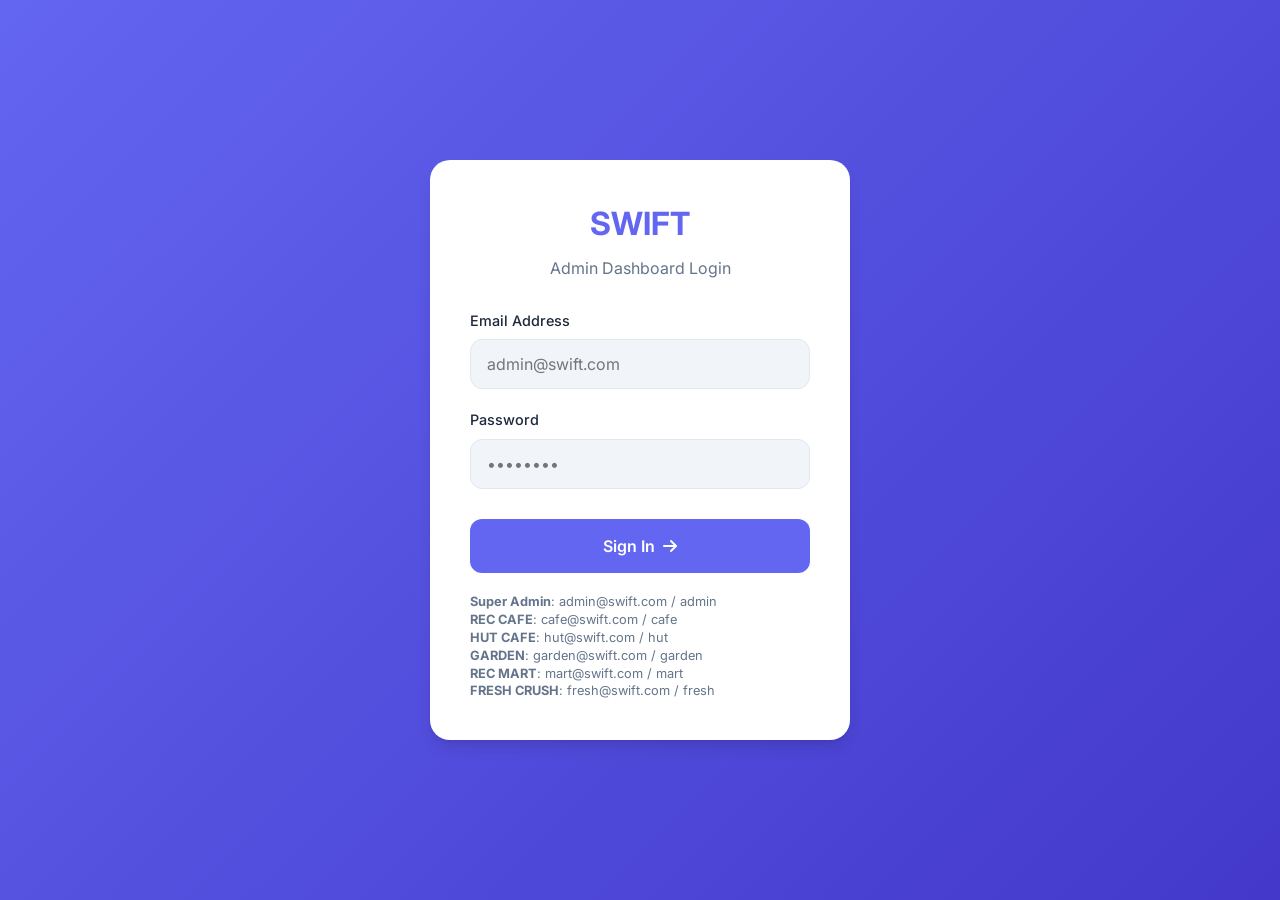
<file: index.html>
<!DOCTYPE html>
<html lang="en">
<head>
    <meta charset="UTF-8">
    <meta name="viewport" content="width=device-width, initial-scale=1.0">
    <title>Login | SWIFT Admin</title>
    <link rel="stylesheet" href="https://cdnjs.cloudflare.com/ajax/libs/font-awesome/6.5.1/css/all.min.css">
    <link rel="stylesheet" href="styles.css">
    <link href="https://fonts.googleapis.com/css2?family=Inter:wght@300;400;500;600;700;800&display=swap" rel="stylesheet">
</head>
<body class="login-page">
    <div class="login-container">
        <div class="login-header">
            <h1>SWIFT</h1>
            <p>Admin Dashboard Login</p>
        </div>
        <form id="login-form">
            <div class="form-group">
                <label for="email">Email Address</label>
                <input type="email" id="email" placeholder="admin@swift.com" required>
            </div>
            <div class="form-group">
                <label for="password">Password</label>
                <input type="password" id="password" placeholder="••••••••" required>
            </div>
            <button type="submit" class="btn btn-primary btn-login">
                Sign In <i class="fa fa-arrow-right"></i>
            </button>
        </form>
        <div class="mt-20">
            <p style="font-size: 0.8rem; color: var(--text-muted); text-align: left; line-height: 1.4;">
                <b>Super Admin</b>: admin@swift.com / admin<br>
                <b>REC CAFE</b>: cafe@swift.com / cafe<br>
                <b>HUT CAFE</b>: hut@swift.com / hut<br>
                <b>GARDEN</b>: garden@swift.com / garden<br>
                <b>REC MART</b>: mart@swift.com / mart<br>
                <b>FRESH CRUSH</b>: fresh@swift.com / fresh
            </p>
        </div>
    </div>

    <script src="script.js"></script>
    <script>
        document.getElementById('login-form').addEventListener('submit', (e) => {
            e.preventDefault();
            const email = document.getElementById('email').value;
            const password = document.getElementById('password').value;
            
            const result = AuthService.login(email, password);
            if (result.success) {
                window.location.href = 'dashboard.html';
            } else {
                alert(result.message);
            }
        });

        // Redirect if already logged in
        if (AuthService.isAuthenticated()) {
            window.location.href = 'dashboard.html';
        }
    </script>
</body>
</html>
</file>
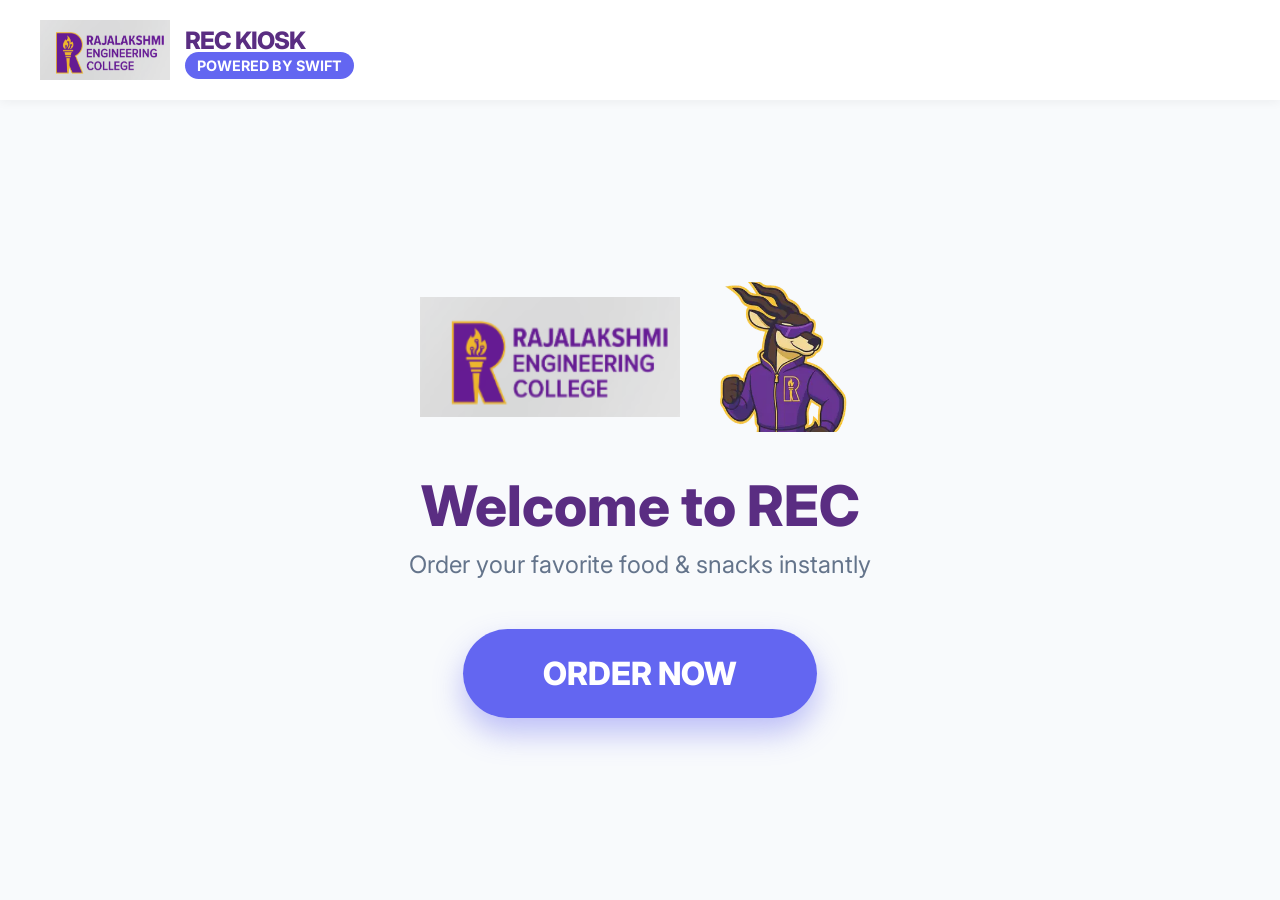
<file: kiosk.html>
<!DOCTYPE html>
<html lang="en">
<head>
    <meta charset="UTF-8">
    <meta name="viewport" content="width=device-width, initial-scale=1.0">
    <title>REC Order Kiosk | SWIFT</title>
    <link rel="stylesheet" href="https://cdnjs.cloudflare.com/ajax/libs/font-awesome/6.5.1/css/all.min.css">
    <link href="https://fonts.googleapis.com/css2?family=Inter:wght@400;500;600;700;800&display=swap" rel="stylesheet">
    <link rel="stylesheet" href="kiosk_style.css">
</head>
<body>
    <div class="kiosk-container">
        <!-- Persistent Header -->
        <header class="kiosk-header">
            <div class="logo-area">
                <img src="college_logo.png" alt="REC Logo" class="rec-logo" id="header-logo">
                <div>
                    <h2 style="font-weight: 800; letter-spacing: -1px; color: #5a2d82;">REC KIOSK</h2>
                    <span class="swift-badge">POWERED BY SWIFT</span>
                </div>
            </div>
            <div id="student-info" class="hidden" style="text-align: right;">
                <div id="student-name" style="font-weight: 700; color: #5a2d82;">Student Name</div>
                <div id="student-balance" style="font-size: 0.9rem; color: var(--text-muted);">Balance: ₹0.00</div>
            </div>
            <div id="cart-summary-top" class="hidden">
                <span id="items-count">0 Items</span> | <b id="total-amount-top">₹0.00</b>
            </div>
        </header>

        <main class="kiosk-main" id="stage-container">
            <!-- Stages will be injected here -->
        </main>

        <!-- Bottom Actions (Cart) -->
        <footer class="checkout-bar" id="checkout-bar">
            <div>
                <p style="color: var(--text-muted); font-size: 0.9rem;">Your Order</p>
                <h2 id="footer-total">₹0.00</h2>
            </div>
            <button class="order-btn" style="padding: 15px 40px; font-size: 1.2rem;" onclick="KioskController.showSummary()">
                Review Order <i class="fa fa-arrow-right"></i>
            </button>
        </footer>
    </div>

    <!-- Scripts -->
    <script src="script.js"></script>
    <script>
        /**
         * Kiosk Controller - Handles Ordering Flow
         */
        const KioskController = {
            stage: 'home',
            cart: [],
            selectedShop: null,
            student: null,
            timer: null,
            timeLeft: 180, // 3 minutes

            init() {
                this.renderHome();
            },

            // --- STAGE RENDERERS ---

            renderHome() {
                this.stage = 'home';
                this.cart = [];
                this.selectedShop = null;
                this.student = null;
                document.getElementById('checkout-bar').style.display = 'none';
                document.getElementById('cart-summary-top').classList.add('hidden');
                document.getElementById('student-info').classList.add('hidden');
                
                const container = document.getElementById('stage-container');
                container.innerHTML = `
                    <div class="stage-home">
                        <div style="display: flex; align-items: center; justify-content: center; gap: 30px; margin-bottom: 40px;">
                            <img src="college_logo.png" alt="Logo" style="height: 120px;">
                            <img src="college_mascot.png" alt="Mascot" style="height: 150px;">
                        </div>
                        <h1 style="font-size: 3.5rem; font-weight: 800; margin-bottom: 10px; color: #5a2d82;">Welcome to REC</h1>
                        <p style="font-size: 1.5rem; color: var(--text-muted); margin-bottom: 50px;">Order your favorite food & snacks instantly</p>
                        <button class="order-btn" onclick="KioskController.renderScanID()">ORDER NOW</button>
                    </div>
                `;
            },

            renderScanID() {
                this.stage = 'scan';
                const container = document.getElementById('stage-container');
                container.innerHTML = `
                    <div class="stage-home">
                        <i class="fa fa-id-card" style="font-size: 5rem; color: #5a2d82; margin-bottom: 30px;"></i>
                        <h2 style="font-size: 2.5rem; margin-bottom: 20px;">Please Scan Your ID</h2>
                        <p style="color: var(--text-muted); margin-bottom: 40px;">Place your student card near the scanner to authenticate</p>
                        
                        <div class="simulation-box" style="background: #f8fafc; padding: 20px; border-radius: 15px; border: 2px dashed #cbd5e1;">
                            <p style="font-size: 0.9rem; color: var(--text-muted); margin-bottom: 15px;">SIMULATION: Enter Student ID (Try S1001)</p>
                            <input type="text" id="sim-id" value="S1001" style="padding: 10px; font-size: 1.2rem; border-radius: 8px; border: 1px solid #ddd; text-align: center; width: 150px;">
                            <br><br>
                            <button class="btn-primary" onclick="KioskController.loginStudent(document.getElementById('sim-id').value)">CONFIRM SCAN</button>
                        </div>
                        <br>
                        <button class="btn-back" style="position: static;" onclick="KioskController.renderHome()">CANCEL</button>
                    </div>
                `;
            },

            loginStudent(studentId) {
                const student = DataService.getById('students', studentId);
                if (!student) {
                    alert('Student not found. Please try again.');
                    return;
                }
                if (student.status !== 'active') {
                    alert('Student account is blocked.');
                    return;
                }
                
                this.student = student;
                document.getElementById('student-info').classList.remove('hidden');
                document.getElementById('student-name').textContent = student.name;
                document.getElementById('student-balance').textContent = `Balance: ₹${student.balance.toFixed(2)}`;
                
                this.renderShops();
            },

            renderShops() {
                this.stage = 'shops';
                const vendors = DataService.getAll('vendors').filter(v => v.status === 'enabled');
                const container = document.getElementById('stage-container');
                
                // Map images to vendors
                const shopImages = {
                    101: 'rec_cafe_image_1773156781463.png',
                    102: 'rec_hut_image_1773156802786.png',
                    103: 'rec_cafe_image_1773156781463.png',
                    104: 'rec_mart_image_1773156628530.png',
                    105: 'rec_cafe_image_1773156781463.png'
                };

                container.innerHTML = `
                    <button class="btn-back" onclick="KioskController.renderScanID()"><i class="fa fa-arrow-left"></i> BACK</button>
                    <h2 style="font-size: 2.5rem; margin-bottom: 30px; text-align: center;">Choose a Shop</h2>
                    <div class="grid-shops" style="padding-bottom: 100px;">
                        ${vendors.map(v => `
                            <div class="card shop-card" onclick="KioskController.renderProducts(${v.id})">
                                <img src="${shopImages[v.id] || 'rec_cafe_image_1773156781463.png'}" alt="${v.name}">
                                <h3>${v.name}</h3>
                                <p style="color: var(--text-muted); margin-top: 5px;">${v.joinDate ? 'Popular Choice' : 'Open Now'}</p>
                            </div>
                        `).join('')}
                    </div>
                `;
            },

            renderProducts(vendorId) {
                this.stage = 'products';
                this.selectedShop = DataService.getById('vendors', vendorId);
                const products = DataService.getAll('products').filter(p => p.vendorId === vendorId && p.active);
                const container = document.getElementById('stage-container');
                
                container.innerHTML = `
                    <button class="btn-back" onclick="KioskController.renderShops()"><i class="fa fa-arrow-left"></i> BACK</button>
                    <div style="text-align: center; margin-bottom: 30px;">
                        <h2 style="font-size: 2.5rem;">${this.selectedShop.name}</h2>
                        <p style="color:var(--text-muted)">Select items to add to your cart</p>
                    </div>
                    <div class="grid-products" style="padding-bottom: 120px;">
                        ${products.map(p => `
                            <div class="card product-card">
                                <div style="height: 180px; overflow: hidden; border-radius: 15px; margin-bottom: 15px;">
                                    <img src="${p.image || 'media__1773155894023.png'}" alt="${p.name}" style="width: 100%; height: 100%; object-fit: cover;">
                                </div>
                                <h3 style="font-size: 1.2rem;">${p.name}</h3>
                                <div class="product-price">₹${p.price.toFixed(2)}</div>
                                <button class="add-btn" id="btn-${p.id}" onclick="KioskController.addToCart('${p.id}')">
                                    ADD TO CART
                                </button>
                            </div>
                        `).join('')}
                    </div>
                `;
                this.updateUI();
            },

            addToCart(prodId) {
                const product = DataService.getById('products', prodId);
                this.cart.push(product);
                
                const btn = document.getElementById(`btn-${prodId}`);
                btn.classList.add('active');
                btn.innerHTML = 'ADDED <i class="fa fa-check"></i>';
                
                this.updateUI();
            },

            updateUI() {
                const total = this.cart.reduce((sum, p) => sum + p.price, 0);
                const checkoutBar = document.getElementById('checkout-bar');
                const cartSummaryTop = document.getElementById('cart-summary-top');
                
                if (this.cart.length > 0) {
                    checkoutBar.style.display = 'flex';
                    cartSummaryTop.classList.remove('hidden');
                    document.getElementById('items-count').textContent = `${this.cart.length} Items`;
                    document.getElementById('total-amount-top').textContent = `₹${total.toFixed(2)}`;
                    document.getElementById('footer-total').textContent = `₹${total.toFixed(2)}`;
                }
            },

            showSummary() {
                this.stage = 'summary';
                const total = this.cart.reduce((sum, p) => sum + p.price, 0);
                const container = document.getElementById('stage-container');
                document.getElementById('checkout-bar').style.display = 'none';

                container.innerHTML = `
                    <button class="btn-back" onclick="KioskController.renderProducts(${this.selectedShop.id})"><i class="fa fa-arrow-left"></i> BACK</button>
                    <div style="max-width: 600px; margin: 0 auto;">
                        <h2 style="font-size: 2.5rem; margin-bottom: 30px; text-align: center;">Order Summary</h2>
                        <div class="card" style="text-align: left; padding: 30px;">
                            ${this.cart.map((p, idx) => `
                                <div style="display: flex; justify-content: space-between; margin-bottom: 15px; border-bottom: 1px solid #f1f5f9; padding-bottom: 10px;">
                                    <span>${p.name}</span>
                                    <b>₹${p.price.toFixed(2)}</b>
                                </div>
                            `).join('')}
                            <div style="display: flex; justify-content: space-between; font-size: 1.5rem; font-weight: 800; margin-top: 20px;">
                                <span>Grand Total</span>
                                <span style="color: var(--primary);">₹${total.toFixed(2)}</span>
                            </div>
                        </div>
                        <button class="order-btn" style="width: 100%; margin-top: 30px;" onclick="KioskController.startPayment()">PROCEED TO PAYMENT</button>
                    </div>
                `;
            },

            startPayment() {
                this.stage = 'payment';
                this.timeLeft = 180;
                const total = this.cart.reduce((sum, p) => sum + p.price, 0);
                const container = document.getElementById('stage-container');
                
                container.innerHTML = `
                    <div class="payment-modal">
                        <i class="fa fa-clock" style="font-size: 3rem; color: var(--danger);"></i>
                        <h2 style="margin-top: 10px;">Complete Payment</h2>
                        <p style="color: var(--text-muted)">Please pay within the next 3 minutes</p>
                        <div class="timer" id="payment-timer">03:00</div>
                        
                        <div style="background: #f1f5f9; padding: 20px; border-radius: 12px; margin: 20px 0; text-align: left;">
                            <div style="display: justify-content: space-between; margin-bottom: 5px;">
                                <span>Paying as: <b>${this.student.name}</b></span>
                            </div>
                            <div style="display: justify-content: space-between;">
                                <span>Payable Amount: <b style="color: var(--primary);">₹${total.toFixed(2)}</b></span>
                            </div>
                        </div>

                        <div class="payment-options">
                            <button class="payment-btn swift" onclick="KioskController.generateBill()">
                                <i class="fa fa-wallet"></i> Pay via SWIFT Wallet
                            </button>
                            <button class="payment-btn" onclick="alert('Please scan the QR on the machine')">
                                <i class="fa fa-qrcode"></i> UPI / Card Scan
                            </button>
                        </div>
                    </div>
                `;

                this.timer = setInterval(() => {
                    this.timeLeft--;
                    const mins = Math.floor(this.timeLeft / 60);
                    const secs = this.timeLeft % 60;
                    document.getElementById('payment-timer').textContent = `${mins.toString().padStart(2, '0')}:${secs.toString().padStart(2, '0')}`;
                    
                    if (this.timeLeft <= 0) {
                        clearInterval(this.timer);
                        alert('Session Expired!');
                        this.renderHome();
                    }
                }, 1000);
            },

            generateBill() {
                const total = this.cart.reduce((sum, p) => sum + p.price, 0);
                
                // Real-time balance check
                if (this.student.balance < total) {
                    alert('Insufficient SWIFT balance! Please top up or use another method.');
                    return;
                }

                clearInterval(this.timer);
                this.stage = 'bill';
                const orderId = 'ORD-' + Math.floor(Math.random() * 1000000);
                const container = document.getElementById('stage-container');
                
                // Deduct from student balance
                const newBalance = this.student.balance - total;
                DataService.update('students', this.student.id, { balance: newBalance });

                // Update Persistence
                this.cart.forEach(p => {
                    const txn = {
                        id: 'TXN-' + Date.now() + Math.floor(Math.random()*100),
                        studentId: this.student.id,
                        vendorId: p.vendorId,
                        amount: p.price,
                        date: new Date().toISOString(),
                        status: 'completed',
                        type: 'purchase',
                        product: p.name,
                        studentName: this.student.name // For easier reporting
                    };
                    DataService.add('transactions', txn);
                    
                    // Update vendor revenue
                    const vendor = DataService.getById('vendors', p.vendorId);
                    DataService.update('vendors', p.vendorId, { revenue: vendor.revenue + p.price });
                });

                container.innerHTML = `
                    <div style="text-align: center; max-width: 500px; margin: 0 auto;">
                        <div style="width: 100px; height: 100px; background: var(--success); color: white; border-radius: 50%; display: flex; align-items: center; justify-content: center; font-size: 3rem; margin: 0 auto 30px;">
                            <i class="fa fa-check"></i>
                        </div>
                        <h1 style="font-size: 2.5rem; margin-bottom: 10px;">Order Successful!</h1>
                        <p style="color: var(--text-muted); margin-bottom: 40px;">Your order has been placed successfully.</p>
                        
                        <div class="card" style="text-align: left; border: 2px dashed #e2e8f0; position: relative;">
                            <div style="text-align: center; border-bottom: 2px dashed #f1f5f9; padding-bottom: 15px; margin-bottom: 15px;">
                                <img src="college_logo.png" style="height: 40px; margin-bottom: 10px;">
                                <h3 style="color: #5a2d82;">${this.selectedShop.name}</h3>
                                <p style="font-size: 0.8rem; color: var(--text-muted);">${orderId}</p>
                            </div>
                            <div style="margin-bottom: 20px; font-size: 0.9rem;">
                                <div>Student: <b>${this.student.name}</b></div>
                                <div>ID: ${this.student.id}</div>
                            </div>
                            ${this.cart.map(p => `
                                <div style="display: flex; justify-content: space-between; margin-bottom: 10px;">
                                    <span>${p.name}</span>
                                    <b>₹${p.price.toFixed(2)}</b>
                                </div>
                            `).join('')}
                            <div style="display: flex; justify-content: space-between; font-size: 1.2rem; font-weight: 800; border-top: 1px solid #f1f5f9; pt-10; margin-top: 10px; padding-top: 10px;">
                                <span>TOTAL</span>
                                <span>₹${total.toFixed(2)}</span>
                            </div>
                            <div style="margin-top: 15px; font-size: 0.8rem; text-align: center; color: var(--text-muted);">
                                Remaining SWIFT Balance: ₹${newBalance.toFixed(2)}
                            </div>
                        </div>

                        <p style="margin-top: 30px; font-size: 0.9rem; color: var(--text-muted);">Please collect your items from the counter</p>
                        <button class="order-btn" style="width: 100%; margin-top: 40px;" onclick="KioskController.renderHome()">DONE</button>
                    </div>
                `;
            }
        };

        // Start Kiosk
        DataService.init();
        KioskController.init();
    </script>
</body>
</html>
</file>
<file: styles.css>
/* 
 * SWIFT Admin Dashboard - Premium Design System
 * Modern, clean, and responsive
 */

:root {
    /* Light Theme (Default) */
    --primary: #6366f1;
    --primary-hover: #4f46e5;
    --secondary: #64748b;
    --accent: #f59e0b;
    --success: #10b981;
    --danger: #ef4444;
    --warning: #f59e0b;
    --info: #3b82f6;

    --bg-main: #f8fafc;
    --bg-card: #ffffff;
    --bg-sidebar: #ffffff;
    --bg-input: #f1f5f9;
    
    --text-main: #1e293b;
    --text-muted: #64748b;
    --text-on-primary: #ffffff;
    
    --border: #e2e8f0;
    --shadow: 0 4px 6px -1px rgb(0 0 0 / 0.1), 0 2px 4px -2px rgb(0 0 0 / 0.1);
    --shadow-lg: 0 10px 15px -3px rgb(0 0 0 / 0.1), 0 4px 6px -4px rgb(0 0 0 / 0.1);
    
    --radius-sm: 8px;
    --radius-md: 12px;
    --radius-lg: 20px;
    --radius-xl: 30px;
    
    --sidebar-width: 260px;
    --navbar-height: 70px;
    --transition: all 0.3s ease;
}

[data-theme="dark"] {
    --bg-main: #0f172a;
    --bg-card: #1e293b;
    --bg-sidebar: #1e293b;
    --bg-input: #334155;
    
    --text-main: #f8fafc;
    --text-muted: #94a3b8;
    
    --border: #334155;
    --shadow: 0 4px 6px -1px rgb(0 0 0 / 0.3);
}

* {
    margin: 0;
    padding: 0;
    box-sizing: border-box;
    font-family: 'Inter', 'Segoe UI', system-ui, -apple-system, sans-serif;
}

body {
    background-color: var(--bg-main);
    color: var(--text-main);
    line-height: 1.5;
    overflow-x: hidden;
    transition: background-color 0.3s ease;
}

a {
    text-decoration: none;
    color: inherit;
}

ul {
    list-style: none;
}

button, input, select {
    font: inherit;
    outline: none;
}

/* --- BUTTONS --- */
.btn {
    display: inline-flex;
    align-items: center;
    justify-content: center;
    gap: 8px;
    padding: 10px 20px;
    border-radius: var(--radius-md);
    font-weight: 600;
    cursor: pointer;
    transition: var(--transition);
    border: 1px solid transparent;
}

.btn-primary {
    background-color: var(--primary);
    color: var(--text-on-primary);
}

.btn-primary:hover {
    background-color: var(--primary-hover);
    transform: translateY(-1px);
}

.btn-outline {
    background-color: transparent;
    border: 1px solid var(--border);
    color: var(--text-main);
}

.btn-outline:hover {
    background-color: var(--bg-input);
}

.btn-danger {
    background-color: var(--danger);
    color: white;
}

.btn-icon {
    padding: 10px;
    border-radius: var(--radius-sm);
}

/* --- LOGIN PAGE --- */
.login-page {
    height: 100vh;
    display: flex;
    align-items: center;
    justify-content: center;
    background: linear-gradient(135deg, var(--primary) 0%, #4338ca 100%);
    padding: 20px;
}

.login-container {
    background: var(--bg-card);
    width: 100%;
    max-width: 420px;
    padding: 40px;
    border-radius: var(--radius-lg);
    box-shadow: var(--shadow-lg);
    text-align: center;
}

.login-header h1 {
    font-size: 2rem;
    margin-bottom: 8px;
    color: var(--primary);
}

.login-header p {
    color: var(--text-muted);
    margin-bottom: 30px;
}

.form-group {
    text-align: left;
    margin-bottom: 20px;
}

.form-group label {
    display: block;
    margin-bottom: 8px;
    font-weight: 500;
    font-size: 0.9rem;
}

.form-group input {
    width: 100%;
    padding: 12px 16px;
    border-radius: var(--radius-md);
    border: 1px solid var(--border);
    background: var(--bg-input);
    color: var(--text-main);
    transition: var(--transition);
}

.form-group input:focus {
    border-color: var(--primary);
    box-shadow: 0 0 0 3px rgba(99, 102, 241, 0.2);
}

.btn-login {
    width: 100%;
    padding: 14px;
    margin-top: 10px;
    font-size: 1rem;
}

/* --- DASHBOARD LAYOUT --- */
.dashboard-wrapper {
    display: flex;
    min-height: 100vh;
}

/* SIDEBAR */
.sidebar {
    width: var(--sidebar-width);
    background-color: var(--bg-sidebar);
    border-right: 1px solid var(--border);
    height: 100vh;
    position: fixed;
    left: 0;
    top: 0;
    z-index: 100;
    padding: 24px;
    display: flex;
    flex-direction: column;
    transition: var(--transition);
}

.sidebar-logo {
    display: flex;
    align-items: center;
    gap: 12px;
    font-size: 1.5rem;
    font-weight: 800;
    color: var(--primary);
    margin-bottom: 40px;
}

.nav-menu {
    flex: 1;
}

.nav-item {
    margin-bottom: 8px;
}

.nav-link {
    display: flex;
    align-items: center;
    gap: 12px;
    padding: 12px 16px;
    border-radius: var(--radius-md);
    color: var(--text-muted);
    font-weight: 500;
    transition: var(--transition);
    cursor: pointer;
}

.nav-link:hover, .nav-link.active {
    background-color: rgba(99, 102, 241, 0.1);
    color: var(--primary);
}

.nav-link i {
    font-size: 1.25rem;
    width: 24px;
    text-align: center;
}

.sidebar-footer {
    padding-top: 20px;
    border-top: 1px solid var(--border);
}

/* MAIN CONTENT */
.main-content {
    flex: 1;
    margin-left: var(--sidebar-width);
    padding: 24px;
    padding-top: calc(var(--navbar-height) + 24px);
}

/* NAVBAR */
.navbar {
    height: var(--navbar-height);
    background-color: rgba(255, 255, 255, 0.8);
    backdrop-filter: blur(10px);
    border-bottom: 1px solid var(--border);
    position: fixed;
    top: 0;
    right: 0;
    left: var(--sidebar-width);
    z-index: 90;
    display: flex;
    align-items: center;
    justify-content: space-between;
    padding: 0 24px;
    transition: var(--transition);
}

[data-theme="dark"] .navbar {
    background-color: rgba(30, 41, 59, 0.8);
}

.nav-left h2 {
    font-size: 1.25rem;
}

.nav-right {
    display: flex;
    align-items: center;
    gap: 20px;
}

.user-profile {
    display: flex;
    align-items: center;
    gap: 12px;
    cursor: pointer;
}

.avatar {
    width: 40px;
    height: 40px;
    background: var(--bg-input);
    border-radius: 50%;
    display: flex;
    align-items: center;
    justify-content: center;
    font-size: 1.2rem;
}

/* CARDS */
.stats-grid {
    display: grid;
    grid-template-columns: repeat(auto-fit, minmax(240px, 1fr));
    gap: 24px;
    margin-bottom: 30px;
}

.card {
    background: var(--bg-card);
    padding: 24px;
    border-radius: var(--radius-lg);
    box-shadow: var(--shadow);
    transition: var(--transition);
}

.card:hover {
    transform: translateY(-4px);
    box-shadow: var(--shadow-lg);
}

.stat-card {
    display: flex;
    align-items: center;
    gap: 16px;
}

.icon-box {
    width: 54px;
    height: 54px;
    border-radius: var(--radius-md);
    display: flex;
    align-items: center;
    justify-content: center;
    font-size: 1.5rem;
}

.stat-info h4 {
    font-size: 0.875rem;
    color: var(--text-muted);
    font-weight: 500;
}

.stat-info .value {
    font-size: 1.5rem;
    font-weight: 700;
}

/* TABLES */
.table-container {
    background: var(--bg-card);
    border-radius: var(--radius-lg);
    box-shadow: var(--shadow);
    overflow: hidden;
}

.table-header {
    padding: 20px 24px;
    border-bottom: 1px solid var(--border);
    display: flex;
    align-items: center;
    justify-content: space-between;
    flex-wrap: wrap;
    gap: 16px;
}

.search-input {
    padding: 10px 16px;
    border-radius: var(--radius-md);
    border: 1px solid var(--border);
    background: var(--bg-input);
    min-width: 250px;
}

table {
    width: 100%;
    border-collapse: collapse;
}

th {
    text-align: left;
    padding: 16px 24px;
    background: var(--bg-input);
    color: var(--text-muted);
    font-weight: 600;
    font-size: 0.875rem;
    text-transform: uppercase;
}

td {
    padding: 16px 24px;
    border-bottom: 1px solid var(--border);
    font-size: 0.95rem;
}

tr:last-child td {
    border-bottom: none;
}

.badge {
    padding: 4px 12px;
    border-radius: 20px;
    font-size: 0.75rem;
    font-weight: 700;
    text-transform: uppercase;
}

.badge-success { background: rgba(16, 185, 129, 0.1); color: var(--success); }
.badge-danger { background: rgba(239, 68, 68, 0.1); color: var(--danger); }
.badge-warning { background: rgba(245, 158, 11, 0.1); color: var(--warning); }

/* MODALS */
.modal-overlay {
    position: fixed;
    top: 0;
    left: 0;
    right: 0;
    bottom: 0;
    background: rgba(0, 0, 0, 0.5);
    backdrop-filter: blur(4px);
    display: none;
    align-items: center;
    justify-content: center;
    z-index: 1000;
}

.modal-content {
    background: var(--bg-card);
    width: 100%;
    max-width: 500px;
    border-radius: var(--radius-lg);
    padding: 30px;
    box-shadow: var(--shadow-lg);
    animation: slideUp 0.3s ease;
}

@keyframes slideUp {
    from { transform: translateY(20px); opacity: 0; }
    to { transform: translateY(0); opacity: 1; }
}

.modal-header {
    display: flex;
    justify-content: space-between;
    align-items: center;
    margin-bottom: 24px;
}

.modal-close {
    font-size: 1.5rem;
    cursor: pointer;
    color: var(--text-muted);
}

/* TOASTS */
#toast-container {
    position: fixed;
    top: 24px;
    right: 24px;
    z-index: 2000;
}

.toast {
    background: var(--bg-card);
    padding: 16px 24px;
    border-radius: var(--radius-md);
    box-shadow: var(--shadow-lg);
    display: flex;
    align-items: center;
    gap: 12px;
    margin-bottom: 12px;
    border-left: 4px solid var(--success);
}

.toast-error { border-left-color: var(--danger); }

.slide-in-right {
    animation: slideInRight 0.3s ease;
}

@keyframes slideInRight {
    from { transform: translateX(100%); opacity: 0; }
    to { transform: translateX(0); opacity: 1; }
}

.fade-out {
    opacity: 0;
    transition: opacity 0.5s ease;
}

/* CHARTS */
.charts-grid {
    display: grid;
    grid-template-columns: repeat(auto-fit, minmax(400px, 1fr));
    gap: 24px;
}

.chart-container {
    height: 300px;
}

/* UTILITIES */
.hidden { display: none !important; }
.text-center { text-align: center; }
.mt-20 { margin-top: 20px; }
.mb-20 { margin-bottom: 20px; }

/* RESPONSIVE */
@media (max-width: 1024px) {
    .sidebar { width: 80px; padding: 16px; }
    .sidebar-logo span:not(.icon) { display: none; }
    .nav-link span { display: none; }
    .main-content { margin-left: 80px; }
    .navbar { left: 80px; }
}

@media (max-width: 768px) {
    .sidebar { transform: translateX(-100%); }
    .sidebar.open { transform: translateX(0); width: 260px; }
    .sidebar.open .nav-link span { display: block; }
    .main-content { margin-left: 0; }
    .navbar { left: 0; }
    .charts-grid { grid-template-columns: 1fr; }
}
</file>
<file: kiosk_style.css>
:root {
    --primary: #6366f1;
    --primary-dark: #4f46e5;
    --bg-kiosk: #f8fafc;
    --card-bg: #ffffff;
    --text-main: #1e293b;
    --text-muted: #64748b;
    --success: #10b981;
    --danger: #ef4444;
    --shadow: 0 10px 25px -5px rgba(0, 0, 0, 0.1), 0 8px 10px -6px rgba(0, 0, 0, 0.1);
}

* {
    margin: 0;
    padding: 0;
    box-sizing: border-box;
    font-family: 'Inter', sans-serif;
}

body {
    background-color: var(--bg-kiosk);
    color: var(--text-main);
    overflow: hidden; /* Lock kiosk mode */
    height: 100vh;
    width: 100vw;
}

.kiosk-container {
    height: 100%;
    display: flex;
    flex-direction: column;
}

/* Header */
.kiosk-header {
    background: white;
    padding: 20px 40px;
    display: flex;
    justify-content: space-between;
    align-items: center;
    box-shadow: 0 2px 10px rgba(0,0,0,0.05);
    z-index: 10;
}

.logo-area {
    display: flex;
    align-items: center;
    gap: 15px;
}

.rec-logo {
    height: 60px;
    object-fit: contain;
}

.swift-badge {
    background: var(--primary);
    color: white;
    padding: 5px 12px;
    border-radius: 20px;
    font-weight: 700;
    font-size: 0.9rem;
}

/* Main Content Area */
.kiosk-main {
    flex: 1;
    padding: 40px;
    overflow-y: auto;
    position: relative;
}

/* Home Stage */
.stage-home {
    display: flex;
    flex-direction: column;
    align-items: center;
    justify-content: center;
    height: 100%;
    text-align: center;
}

.welcome-logo {
    height: 200px;
    margin-bottom: 40px;
    animation: pulse 2s infinite;
}

@keyframes pulse {
    0% { transform: scale(1); }
    50% { transform: scale(1.05); }
    100% { transform: scale(1); }
}

.order-btn {
    background: var(--primary);
    color: white;
    border: none;
    padding: 25px 80px;
    font-size: 2rem;
    font-weight: 800;
    border-radius: 50px;
    cursor: pointer;
    box-shadow: 0 15px 30px rgba(99, 102, 241, 0.4);
    transition: all 0.3s cubic-bezier(0.175, 0.885, 0.32, 1.275);
}

.order-btn:active {
    transform: scale(0.95);
}

/* Grid Layouts */
.grid-shops, .grid-products {
    display: grid;
    grid-template-columns: repeat(auto-fill, minmax(300px, 1fr));
    gap: 30px;
}

.card {
    background: white;
    border-radius: 25px;
    padding: 25px;
    text-align: center;
    box-shadow: var(--shadow);
    transition: transform 0.3s;
    cursor: pointer;
    border: 3px solid transparent;
}

.card:active {
    transform: translateY(-5px);
    border-color: var(--primary);
}

.card img {
    width: 100%;
    height: 180px;
    object-fit: cover;
    border-radius: 15px;
    margin-bottom: 15px;
}

.shop-card h3 {
    font-size: 1.5rem;
    color: var(--text-main);
}

/* Product Card */
.product-card {
    display: flex;
    flex-direction: column;
    align-items: center;
}

.product-price {
    font-size: 1.4rem;
    font-weight: 800;
    color: var(--primary);
    margin: 10px 0;
}

.add-btn {
    background: var(--bg-kiosk);
    color: var(--primary);
    border: 2px solid var(--primary);
    padding: 12px 30px;
    border-radius: 15px;
    font-weight: 700;
    width: 100%;
    margin-top: 10px;
}

.add-btn.active {
    background: var(--primary);
    color: white;
}

/* Bottom Bar / Cart Summary */
.checkout-bar {
    background: white;
    padding: 25px 40px;
    box-shadow: 0 -5px 15px rgba(0,0,0,0.05);
    display: none; /* Shown only when items in cart */
    justify-content: space-between;
    align-items: center;
}

/* Payment Stage */
.payment-modal {
    text-align: center;
    max-width: 500px;
    margin: 0 auto;
}

.timer {
    font-size: 4rem;
    font-weight: 800;
    color: var(--danger);
    margin: 20px 0;
}

.payment-options {
    display: flex;
    flex-direction: column;
    gap: 15px;
    margin-top: 30px;
}

.payment-btn {
    padding: 20px;
    border-radius: 15px;
    border: 2px solid #e2e8f0;
    background: white;
    font-weight: 700;
    font-size: 1.2rem;
    display: flex;
    align-items: center;
    justify-content: center;
    gap: 15px;
    cursor: pointer;
}

.payment-btn.swift {
    background: #eef2ff;
    border-color: var(--primary);
    color: var(--primary);
}

/* Utils */
.btn-back {
    position: absolute;
    top: 0;
    left: 40px;
    background: white;
    border: none;
    padding: 10px 20px;
    border-radius: 10px;
    font-weight: 600;
    box-shadow: var(--shadow);
    cursor: pointer;
}

.hidden { display: none !important; }
</file>
